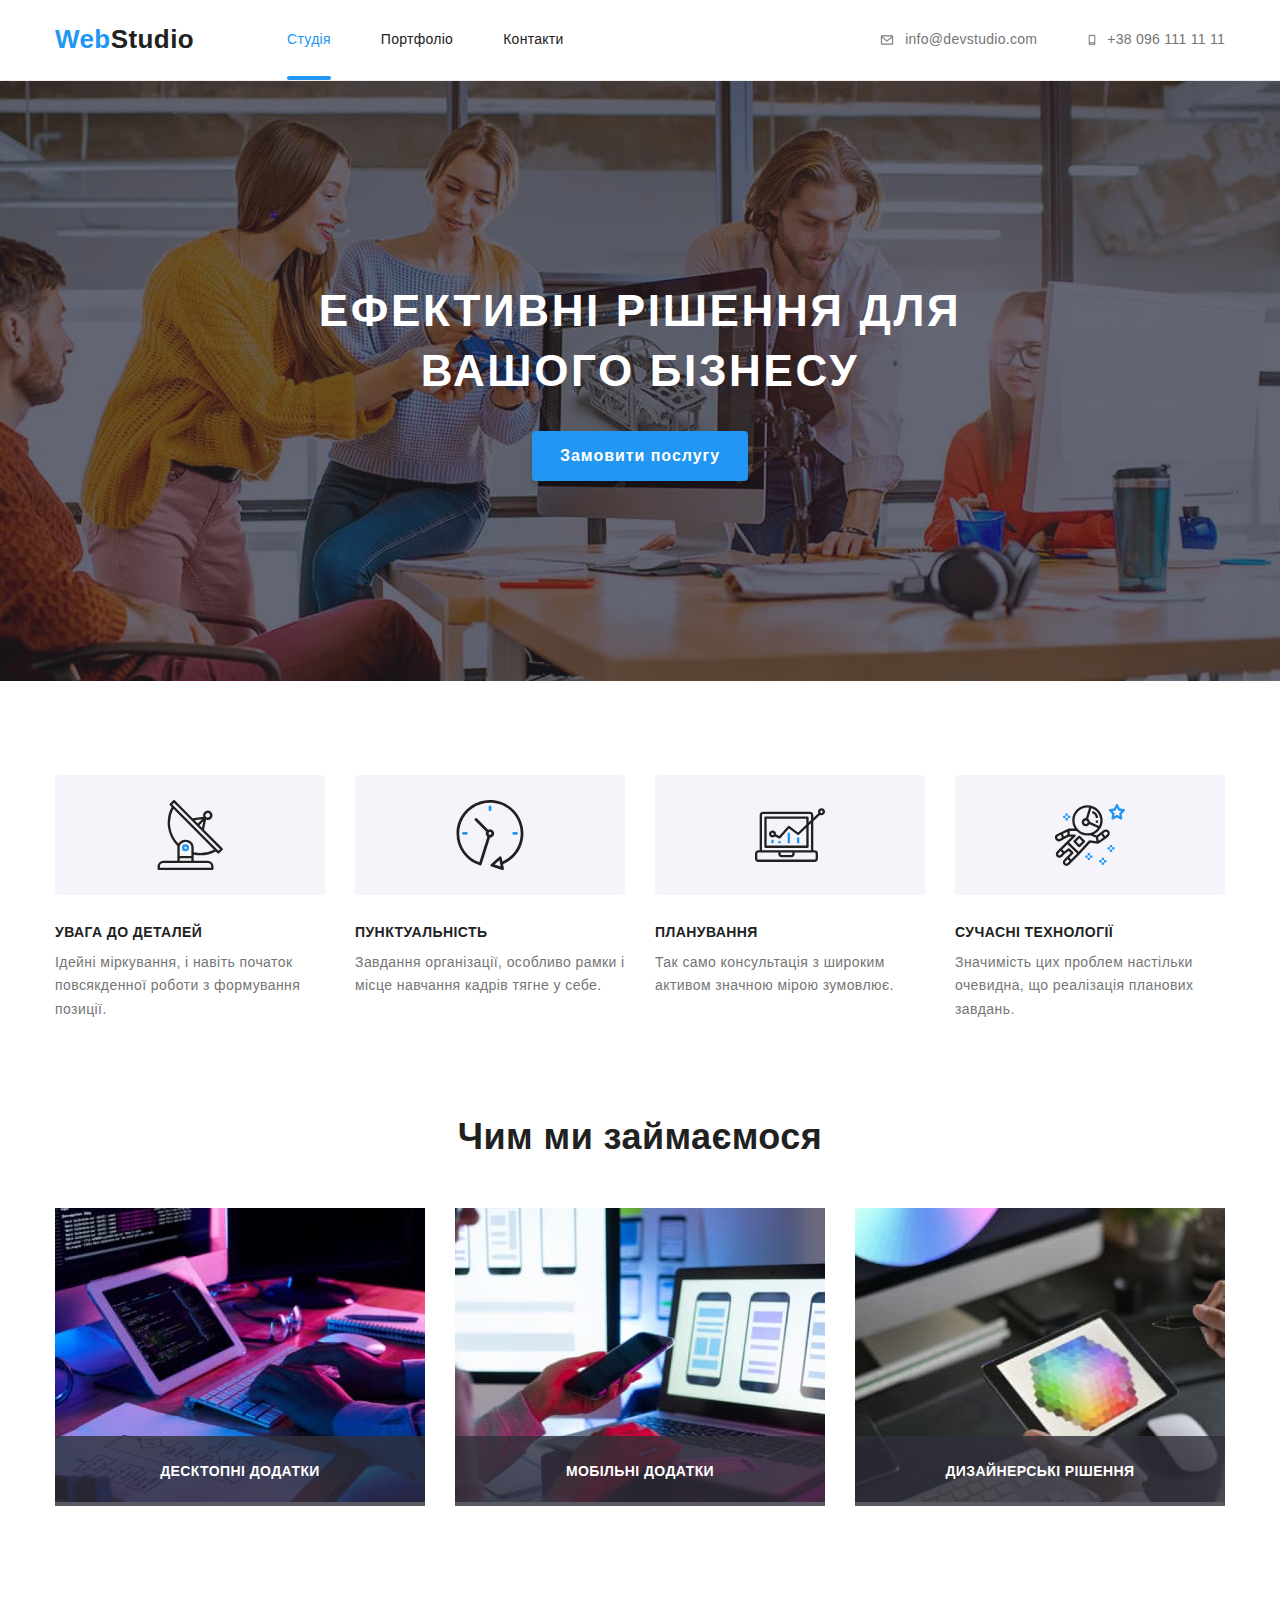
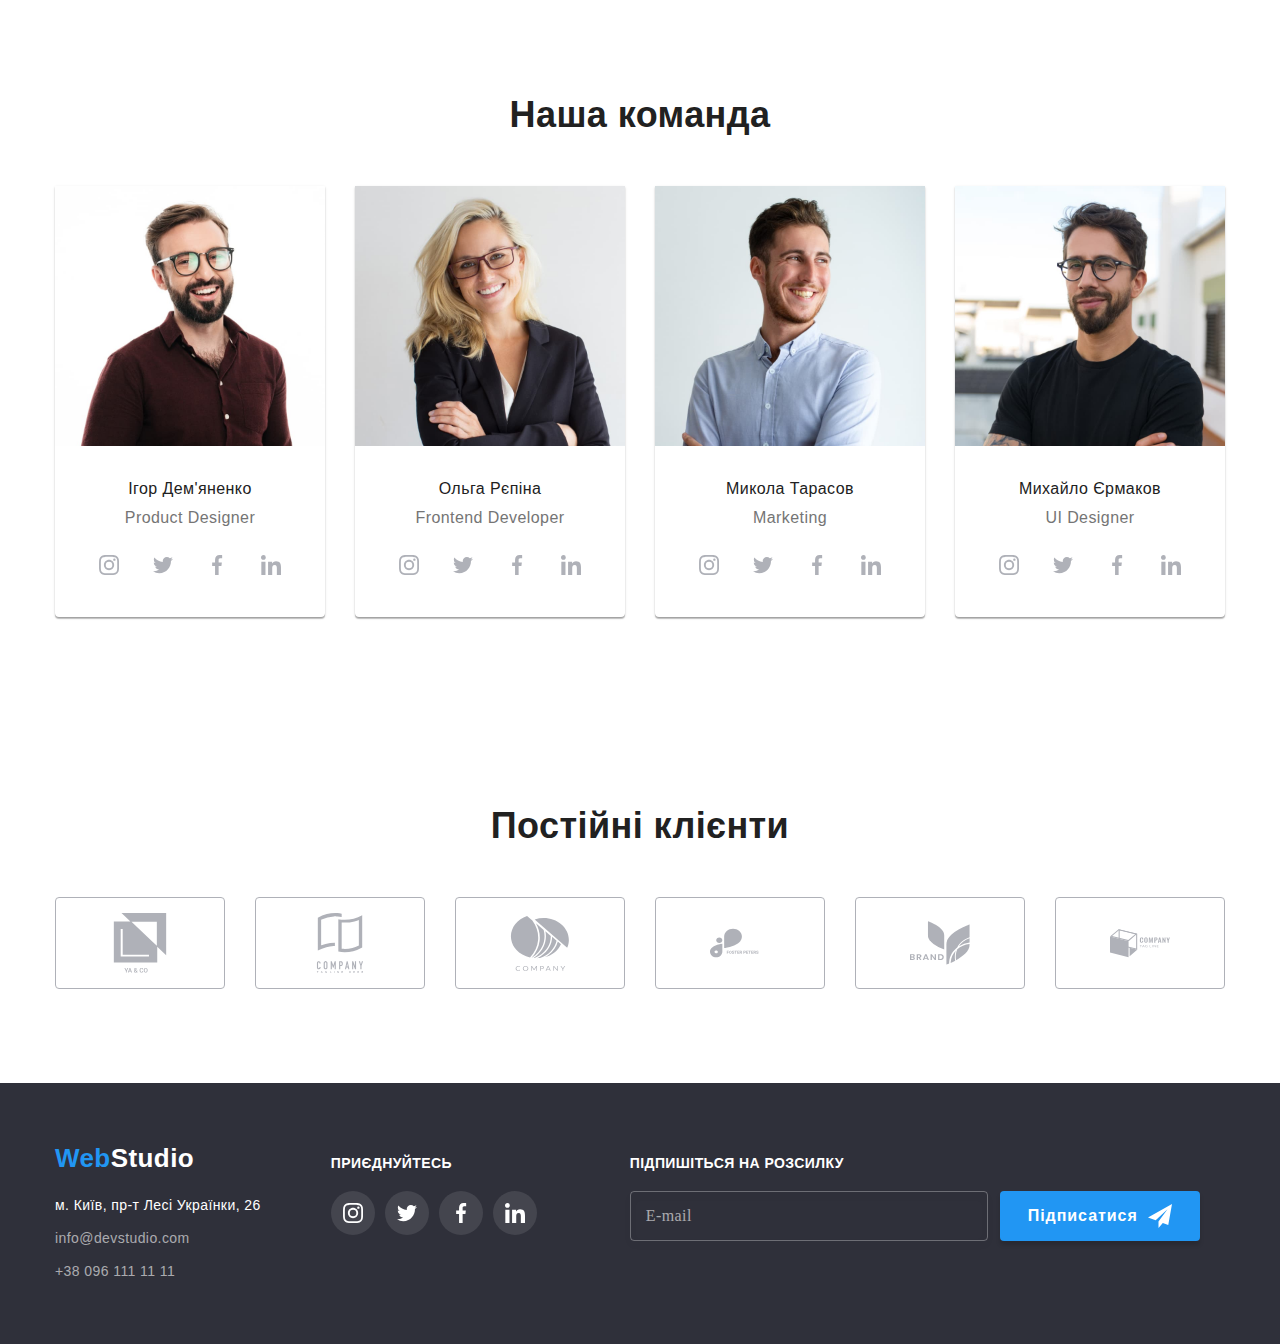
<file: index.html>
<!DOCTYPE html>
<html lang="uk">
  <head>
    <meta charset="UTF-8" />
    <meta http-equiv="X-UA-Compatible" content="IE=edge" />
    <meta name="viewport" content="width=device-width, initial-scale=1.0" />
    <title>Студія</title>
    <link
      rel="stylesheet"
      href="https://fonts.google.com/share?selection.family=Raleway:wght@700%7CRoboto:wght@400;500;700;900"
    />
    <link
      rel="stylesheet"
      href="https://cdnjs.cloudflare.com/ajax/libs/modern-normalize/1.1.0/modern-normalize.min.css"
    />
    <link rel="stylesheet" href="./css/styles.css" />
  </head>

  <body>
    <header class="section">
      <div class="container header">
        <nav>
          <a class="link logo" href="./index.html"
            ><span class="blue-logo">Web</span><span class="black-logo">Studio</span></a
          >
          <ul class="list">
            <li class="item"><a class="link current" href="./index.html">Студія</a></li>
            <li class="item"><a class="link" href="./portfolio.html">Портфоліо</a></li>
            <li class="item"><a class="link" href="">Контакти</a></li>
          </ul>
        </nav>
        <ul class="list contacts">
          <li class="item">
            <a class="link nav-contacts" href="mailto:info@devstudio.com">
              <svg class="nav-contacts-icon-email">
                <use href="./images/icons.svg#icon-envelope"></use></svg
              >info@devstudio.com</a
            >
          </li>
          <li class="item">
            <a class="link nav-contacts" href="tel:+380961111111">
              <svg class="nav-contacts-icon-phone">
                <use href="./images/icons.svg#icon-smartphone"></use></svg
              >+38 096 111 11 11</a
            >
          </li>
        </ul>
      </div>
    </header>
    <main>
      <section class="hero section">
        <div class="container">
          <h1>
            Ефективні рішення для <br />
            вашого бізнесу
          </h1>
          <button class="hero-btn" type="button" data-modal-open>Замовити послугу</button>
        </div>
      </section>
      <section class="peculiarities section">
        <div class="container">
          <h2 class="visially-hidden">Особливості WebStudio</h2>
          <ul class="list peculiarities">
            <li>
              <div class="peculiarities-thumb">
                <svg class="peculiarities-svg">
                  <use href="./images/icons.svg#icon-details1"></use>
                </svg>
              </div>
              <h3>УВАГА ДО ДЕТАЛЕЙ</h3>
              <p>Ідейні міркування, і навіть початок повсякденної роботи з формування позиції.</p>
            </li>
            <li>
              <div class="peculiarities-thumb">
                <svg class="peculiarities-svg">
                  <use href="./images/icons.svg#icon-details2"></use>
                </svg>
              </div>
              <h3>ПУНКТУАЛЬНІСТЬ</h3>
              <p>Завдання організації, особливо рамки і місце навчання кадрів тягне у себе.</p>
            </li>
            <li>
              <div class="peculiarities-thumb">
                <svg class="peculiarities-svg">
                  <use href="./images/icons.svg#icon-details3"></use>
                </svg>
              </div>
              <h3>ПЛАНУВАННЯ</h3>
              <p>Так само консультація з широким активом значною мірою зумовлює.</p>
            </li>
            <li>
              <div class="peculiarities-thumb">
                <svg class="peculiarities-svg">
                  <use href="./images/icons.svg#icon-details4"></use>
                </svg>
              </div>
              <h3>СУЧАСНІ ТЕХНОЛОГІЇ</h3>
              <p>Значимість цих проблем настільки очевидна, що реалізація планових завдань.</p>
            </li>
          </ul>
        </div>
      </section>
      <section class="section our-mission">
        <div class="container">
          <h2 class="title">Чим ми займаємося</h2>
          <ul class="list">
            <li>
              <div class="our-mission-thumb">
                <img
                  src="./images/box1.jpg"
                  alt="Створення веб-сайту відповідно до семантичного вмісту на ноутбуці"
                  width="370"
                />
                <p class="our-mission-text">Десктопні додатки</p>
              </div>
            </li>
            <li>
              <div class="our-mission-thumb">
                <img
                  src="./images/box2.jpg"
                  alt="Адаптація застосунку до мобільних пристроїв"
                  width="370"
                />
                <p class="our-mission-text">Мобільні додатки</p>
              </div>
            </li>
            <li>
              <div class="our-mission-thumb">
                <img src="./images/box3.jpg" alt="Графічне оформлення сайту" width="370" />
                <p class="our-mission-text">Дизайнерські рішення</p>
              </div>
            </li>
          </ul>
        </div>
      </section>
      <section class="our-team section">
        <div class="container">
          <h2 class="title">Наша команда</h2>
          <ul class="list our-team">
            <li class="our-team-item">
              <img src="./images/demjanenko.jpg" alt="Ігор Дем'яненко" width="270" />
              <h3>Ігор Дем'яненко</h3>
              <p>Product Designer</p>
              <ul class="social-list-links">
                <li class="social-item">
                  <a class="social-link" href="">
                    <svg class="social-link-svg">
                      <use href="./images/icons.svg#icon-instagram"></use>
                    </svg>
                  </a>
                </li>
                <li class="social-item">
                  <a class="social-link" href="">
                    <svg class="social-link-svg">
                      <use href="./images/icons.svg#icon-twitter"></use>
                    </svg>
                  </a>
                </li>
                <li class="social-item">
                  <a class="social-link" href="">
                    <svg class="social-link-svg">
                      <use href="./images/icons.svg#icon-facebook"></use>
                    </svg>
                  </a>
                </li>
                <li class="social-item">
                  <a class="social-link" href="">
                    <svg class="social-link-svg">
                      <use href="./images/icons.svg#icon-linkedin"></use>
                    </svg>
                  </a>
                </li>
              </ul>
            </li>
            <li class="our-team-item">
              <img src="./images/repina.jpg" alt="Ольга Рєпіна" width="270" />
              <h3>Ольга Рєпіна</h3>
              <p>Frontend Developer</p>
              <ul class="social-list-links">
                <li class="social-item">
                  <a class="social-link" href="">
                    <svg class="social-link-svg">
                      <use href="./images/icons.svg#icon-instagram"></use>
                    </svg>
                  </a>
                </li>
                <li class="social-item">
                  <a class="social-link" href="">
                    <svg class="social-link-svg">
                      <use href="./images/icons.svg#icon-twitter"></use>
                    </svg>
                  </a>
                </li>
                <li class="social-item">
                  <a class="social-link" href="">
                    <svg class="social-link-svg">
                      <use href="./images/icons.svg#icon-facebook"></use>
                    </svg>
                  </a>
                </li>
                <li class="social-item">
                  <a class="social-link" href="">
                    <svg class="social-link-svg">
                      <use href="./images/icons.svg#icon-linkedin"></use>
                    </svg>
                  </a>
                </li>
              </ul>
            </li>
            <li class="our-team-item">
              <img src="./images/tarasov.jpg" alt="Микола Тарасов" width="270" />
              <h3>Микола Тарасов</h3>
              <p>Marketing</p>
              <ul class="social-list-links">
                <li class="social-item">
                  <a class="social-link" href="">
                    <svg class="social-link-svg">
                      <use href="./images/icons.svg#icon-instagram"></use>
                    </svg>
                  </a>
                </li>
                <li class="social-item">
                  <a class="social-link" href="">
                    <svg class="social-link-svg">
                      <use href="./images/icons.svg#icon-twitter"></use>
                    </svg>
                  </a>
                </li>
                <li class="social-item">
                  <a class="social-link" href="">
                    <svg class="social-link-svg">
                      <use href="./images/icons.svg#icon-facebook"></use>
                    </svg>
                  </a>
                </li>
                <li class="social-item">
                  <a class="social-link" href="">
                    <svg class="social-link-svg">
                      <use href="./images/icons.svg#icon-linkedin"></use>
                    </svg>
                  </a>
                </li>
              </ul>
            </li>
            <li class="our-team-item">
              <img src="./images/jermakov.jpg" alt="Михайло Єрмаков" width="270" />
              <h3>Михайло Єрмаков</h3>
              <p>UI Designer</p>
              <ul class="social-list-links">
                <li class="social-item">
                  <a class="social-link" href="">
                    <svg class="social-link-svg">
                      <use href="./images/icons.svg#icon-instagram"></use>
                    </svg>
                  </a>
                </li>
                <li class="social-item">
                  <a class="social-link" href="">
                    <svg class="social-link-svg">
                      <use href="./images/icons.svg#icon-twitter"></use>
                    </svg>
                  </a>
                </li>
                <li class="social-item">
                  <a class="social-link" href="">
                    <svg class="social-link-svg">
                      <use href="./images/icons.svg#icon-facebook"></use>
                    </svg>
                  </a>
                </li>
                <li class="social-item">
                  <a class="social-link" href="">
                    <svg class="social-link-svg">
                      <use href="./images/icons.svg#icon-linkedin"></use>
                    </svg>
                  </a>
                </li>
              </ul>
            </li>
          </ul>
        </div>
      </section>
      <section class="our-clients section">
        <div class="container">
          <h2 class="title">Постійні клієнти</h2>
          <ul class="client-list-links">
            <li class="client-item">
              <a class="client-link" href="">
                <svg class="client-link-svg">
                  <use href="./images/icons.svg#icon-client1"></use>
                </svg>
              </a>
            </li>
            <li class="client-item">
              <a class="client-link" href="">
                <svg class="client-link-svg">
                  <use href="./images/icons.svg#icon-client2"></use>
                </svg>
              </a>
            </li>
            <li class="client-item">
              <a class="client-link" href="">
                <svg class="client-link-svg">
                  <use href="./images/icons.svg#icon-client3"></use>
                </svg>
              </a>
            </li>
            <li class="client-item">
              <a class="client-link" href="">
                <svg class="client-link-svg">
                  <use href="./images/icons.svg#icon-client4"></use>
                </svg>
              </a>
            </li>
            <li class="client-item">
              <a class="client-link" href="">
                <svg class="client-link-svg">
                  <use href="./images/icons.svg#icon-client5"></use>
                </svg>
              </a>
            </li>
            <li class="client-item">
              <a class="client-link" href="">
                <svg class="client-link-svg">
                  <use href="./images/icons.svg#icon-client6"></use>
                </svg>
              </a>
            </li>
          </ul>
        </div>
      </section>
    </main>
    <footer class="section">
      <div class="container">
        <div class="footer-contacts">
          <a class="link logo footer" href="./index.html"
            ><span class="blue-logo">Web</span><span class="white-logo">Studio</span></a
          >
          <address>
            <ul>
              <li>
                <a
                  class="link foot-adress"
                  href="https://goo.gl/maps/WLWmXLNbsvmNYWDa7"
                  target="_blank"
                  rel="noreferrer noopener nofollow"
                >
                  м. Київ, пр-т Лесі Українки, 26</a
                >
              </li>
              <li>
                <a class="link foot-contacts" href="mailto:info@devstudio.com"
                  >info@devstudio.com</a
                >
              </li>
              <li><a class="link foot-contacts" href="tel:+380961111111">+38 096 111 11 11</a></li>
            </ul>
          </address>
        </div>
        <div class="footer-social-list-links">
          <p>приєднуйтесь</p>
          <ul class="social-list-links">
            <li class="social-item">
              <a class="social-link" href="">
                <svg class="social-link-svg">
                  <use href="./images/icons.svg#icon-instagram"></use>
                </svg>
              </a>
            </li>
            <li class="social-item">
              <a class="social-link" href="">
                <svg class="social-link-svg">
                  <use href="./images/icons.svg#icon-twitter"></use>
                </svg>
              </a>
            </li>
            <li class="social-item">
              <a class="social-link" href="">
                <svg class="social-link-svg">
                  <use href="./images/icons.svg#icon-facebook"></use>
                </svg>
              </a>
            </li>
            <li class="social-item">
              <a class="social-link" href="">
                <svg class="social-link-svg">
                  <use href="./images/icons.svg#icon-linkedin"></use>
                </svg>
              </a>
            </li>
          </ul>
        </div>
        <form class="form-mailing" autocomplete="off">
          <p>Підпишіться на розсилку</p>
          <div class="mailing-thumb">
            <div class="field-mailing">
              <input type="email" name="mailing" id="mailing" required />
              <label for="mailing">E-mail</label>
            </div>
            <button class="hero-btn form-btn" type="submit">
              Підписатися
              <svg class="mailing-svg">
                <use href="./images/icons.svg#icon-form-send"></use>
              </svg>
            </button>
          </div>
        </form>
      </div>
    </footer>
    <div class="backdrop is-hidden" data-modal>
      <form class="modal" autocomplete="off">
        <button class="modal-close-btn" type="button" data-modal-close>
          <svg class="close-btn-svg">
            <use href="./images/icons.svg#icon-form-close"></use>
          </svg>
        </button>
        <p>Залиште свої дані, ми вам передзвонимо</p>
        <div class="inputs">
          <div class="inputs-field">
            <label for="name">Ім'я</label>
            <input class="input" type="text" id="name" name="name" autofocus />
            <svg class="input-svg">
              <use href="./images/icons.svg#icon-form-person"></use>
            </svg>
          </div>
          <div class="inputs-field">
            <label for="tel">Телефон</label>
            <input class="input" type="tel" id="tel" name="tel" />
            <svg class="input-svg">
              <use href="./images/icons.svg#icon-form-phone"></use>
            </svg>
          </div>
          <div class="inputs-field">
            <label for="email">Пошта</label>
            <input class="input" type="email" id="email" name="email" />
            <svg class="input-svg">
              <use href="./images/icons.svg#icon-form-email"></use>
            </svg>
          </div>
          <div class="inputs-field">
            <label for="comment">Коментар</label>
            <textarea rows="10" id="comment" name="comment" placeholder="Введіть текст"></textarea>
          </div>
          <div class="agreement-field">
            <input class="visially-hidden" type="checkbox" name="accept" id="agreement-checkbox" />
            <svg class="no-accept">
              <use href="./images/icons.svg#icon-no-accept"></use>
            </svg>
            <svg class="accept">
              <use href="./images/icons.svg#icon-accept"></use>
            </svg>
            <label for="agreement-checkbox">
              Погоджуюся з розсилкою та приймаю <a class="agreement-link" href="">Умови договору</a>
            </label>
          </div>
          <button class="hero-btn form-btn" type="submit">Відправити</button>
        </div>
      </form>
    </div>
    <script src="./js/modal.js"></script>
  </body>
</html>
</file>
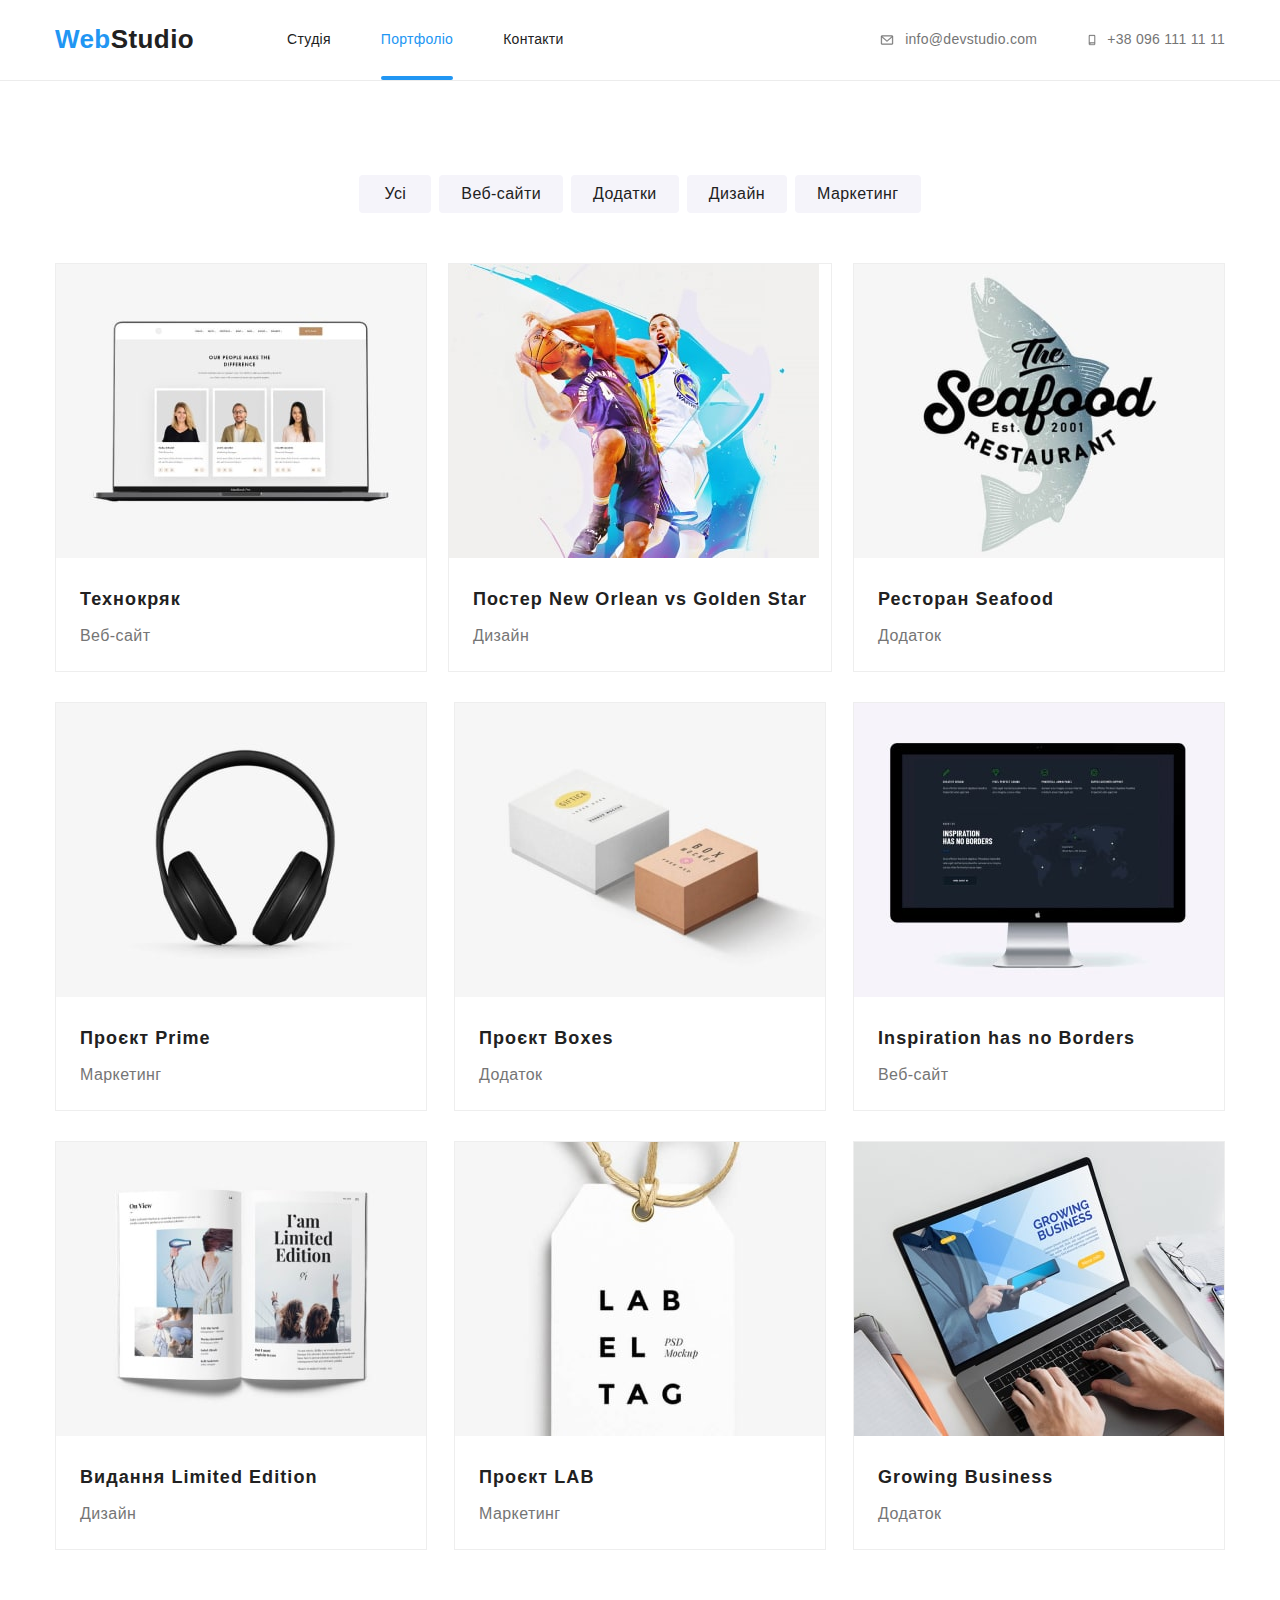
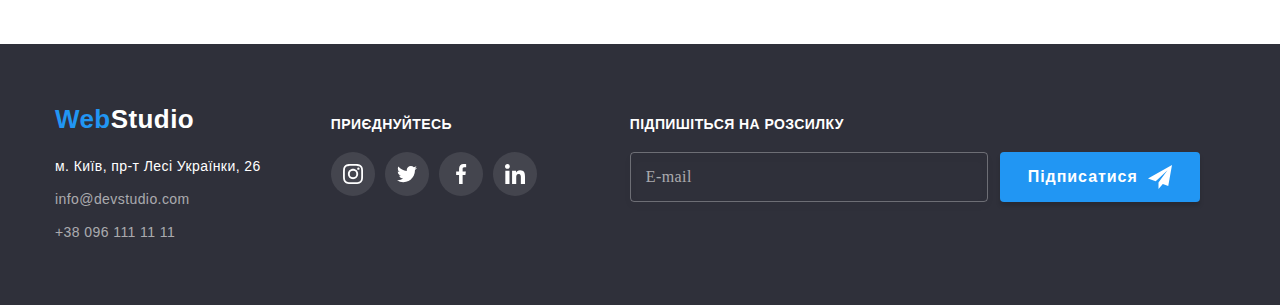
<file: portfolio.html>
<!DOCTYPE html>
<html lang="uk">
  <head>
    <meta charset="UTF-8" />
    <meta http-equiv="X-UA-Compatible" content="IE=edge" />
    <meta name="viewport" content="width=device-width, initial-scale=1.0" />
    <title>Портфоліо</title>
    <link
      rel="stylesheet"
      href="https://fonts.google.com/share?selection.family=Raleway:wght@700%7CRoboto:wght@400;500;700;900"
    />
    <link
      rel="stylesheet"
      href="https://cdnjs.cloudflare.com/ajax/libs/modern-normalize/1.1.0/modern-normalize.min.css"
    />
    <link rel="stylesheet" href="./css/styles.css" />
  </head>

  <body>
    <header class="section">
      <div class="container header">
        <nav>
          <a class="link logo" href="./index.html"
            ><span class="blue-logo">Web</span><span class="black-logo">Studio</span></a
          >
          <ul class="list">
            <li class="item"><a class="link" href="./index.html">Студія</a></li>
            <li class="item"><a class="link current" href="./portfolio.html">Портфоліо</a></li>
            <li class="item"><a class="link" href="">Контакти</a></li>
          </ul>
        </nav>
        <ul class="list contacts">
          <li class="item">
            <a class="link nav-contacts" href="mailto:info@devstudio.com">
              <svg class="nav-contacts-icon-email">
                <use href="./images/icons.svg#icon-envelope"></use></svg
              >info@devstudio.com</a
            >
          </li>
          <li class="item">
            <a class="link nav-contacts" href="tel:+380961111111">
              <svg class="nav-contacts-icon-phone">
                <use href="./images/icons.svg#icon-smartphone"></use></svg
              >+38 096 111 11 11</a
            >
          </li>
        </ul>
      </div>
    </header>
    <main>
      <section class="section">
        <div class="container">
          <h1 class="visially-hidden">Приклади робіт</h1>
          <ul class="list buttons">
            <li class="portfolio-item"><button class="btn common" type="button">Усі</button></li>
            <li class="portfolio-item"><button class="btn" type="button">Веб-сайти</button></li>
            <li class="portfolio-item"><button class="btn" type="button">Додатки</button></li>
            <li class="portfolio-item"><button class="btn" type="button">Дизайн</button></li>
            <li class="portfolio-item"><button class="btn" type="button">Маркетинг</button></li>
          </ul>
          <ul class="list portfolio">
            <li class="portfolio-item">
              <a class="portfolio-link" href="">
                <div class="portfolio-thumb">
                  <img
                    class="portfolio-img"
                    src="./images/portfolio/img1.jpg"
                    alt="Технокряк"
                    width="370"
                  />
                  <div class="portfolio-overlay">
                    <p>
                      Ресурс пропонує комплексні пропозиції з різним рівнем функціоналу та сервісів.
                      Все це дозволить відвідувачу отримати вичерпні відомості про компанію чи
                      приватну особу.
                    </p>
                  </div>
                </div>
                <h2 class="portfolio-title">Технокряк</h2>
                <p class="portfolio-text">Веб-сайт</p>
              </a>
            </li>
            <li class="portfolio-item">
              <a class="portfolio-link" href="">
                <div class="portfolio-thumb">
                  <img
                    class="portfolio-img"
                    src="./images/portfolio/img2.jpg"
                    alt="Постер New Orlean vs Golden Star"
                    width="370"
                  />
                  <div class="portfolio-overlay">
                    <p>
                      Ресурс пропонує комплексні пропозиції з різним рівнем функціоналу та сервісів.
                      Все це дозволить відвідувачу отримати вичерпні відомості про компанію чи
                      приватну особу.
                    </p>
                  </div>
                </div>
                <h2 class="portfolio-title">Постер New Orlean vs Golden Star</h2>
                <p class="portfolio-text">Дизайн</p>
              </a>
            </li>
            <li class="portfolio-item">
              <a class="portfolio-link" href="">
                <div class="portfolio-thumb">
                  <img
                    class="portfolio-img"
                    src="./images/portfolio/img3.jpg"
                    alt="Ресторан Seafood"
                    width="370"
                  />
                  <div class="portfolio-overlay">
                    <p>
                      Ресурс пропонує комплексні пропозиції з різним рівнем функціоналу та сервісів.
                      Все це дозволить відвідувачу отримати вичерпні відомості про компанію чи
                      приватну особу.
                    </p>
                  </div>
                </div>
                <h2 class="portfolio-title">Ресторан Seafood</h2>
                <p class="portfolio-text">Додаток</p>
              </a>
            </li>
            <li class="portfolio-item">
              <a class="portfolio-link" href="">
                <div class="portfolio-thumb">
                  <img
                    class="portfolio-img"
                    src="./images/portfolio/img4.jpg"
                    alt="Проєкт Prime"
                    width="370"
                  />
                  <div class="portfolio-overlay">
                    <p>
                      Ресурс пропонує комплексні пропозиції з різним рівнем функціоналу та сервісів.
                      Все це дозволить відвідувачу отримати вичерпні відомості про компанію чи
                      приватну особу.
                    </p>
                  </div>
                </div>
                <h2 class="portfolio-title">Проєкт Prime</h2>
                <p class="portfolio-text">Маркетинг</p>
              </a>
            </li>
            <li class="portfolio-item">
              <a class="portfolio-link" href="">
                <div class="portfolio-thumb">
                  <img
                    class="portfolio-img"
                    src="./images/portfolio/img5.jpg"
                    alt="Проєкт Boxes"
                    width="370"
                  />
                  <div class="portfolio-overlay">
                    <p>
                      Ресурс пропонує комплексні пропозиції з різним рівнем функціоналу та сервісів.
                      Все це дозволить відвідувачу отримати вичерпні відомості про компанію чи
                      приватну особу.
                    </p>
                  </div>
                </div>
                <h2 class="portfolio-title">Проєкт Boxes</h2>
                <p class="portfolio-text">Додаток</p>
              </a>
            </li>
            <li class="portfolio-item">
              <a class="portfolio-link" href="">
                <div class="portfolio-thumb">
                  <img
                    class="portfolio-img"
                    src="./images/portfolio/img6.jpg"
                    alt="Inspiration has no Borders"
                    width="370"
                  />
                  <div class="portfolio-overlay">
                    <p>
                      Ресурс пропонує комплексні пропозиції з різним рівнем функціоналу та сервісів.
                      Все це дозволить відвідувачу отримати вичерпні відомості про компанію чи
                      приватну особу.
                    </p>
                  </div>
                </div>
                <h2 class="portfolio-title">Inspiration has no Borders</h2>
                <p class="portfolio-text">Веб-сайт</p>
              </a>
            </li>
            <li class="portfolio-item">
              <a class="portfolio-link" href="">
                <div class="portfolio-thumb">
                  <img
                    src="./images/portfolio/img7.jpg"
                    alt="Видання Limited Edition"
                    width="370"
                  />
                  <div class="portfolio-overlay">
                    <p>
                      Ресурс пропонує комплексні пропозиції з різним рівнем функціоналу та сервісів.
                      Все це дозволить відвідувачу отримати вичерпні відомості про компанію чи
                      приватну особу.
                    </p>
                  </div>
                </div>
                <h2 class="portfolio-title">Видання Limited Edition</h2>
                <p class="portfolio-text">Дизайн</p>
              </a>
            </li>
            <li class="portfolio-item">
              <a class="portfolio-link" href="">
                <div class="portfolio-thumb">
                  <img src="./images/portfolio/img8.jpg" alt="Проєкт LAB" width="370" />
                  <div class="portfolio-overlay">
                    <p>
                      Ресурс пропонує комплексні пропозиції з різним рівнем функціоналу та сервісів.
                      Все це дозволить відвідувачу отримати вичерпні відомості про компанію чи
                      приватну особу.
                    </p>
                  </div>
                </div>
                <h2 class="portfolio-title">Проєкт LAB</h2>
                <p class="portfolio-text">Маркетинг</p>
              </a>
            </li>
            <li class="portfolio-item">
              <a class="portfolio-link" href="">
                <div class="portfolio-thumb">
                  <img src="./images/portfolio/img9.jpg" alt="Growing Business" width="370" />
                  <div class="portfolio-overlay">
                    <p>
                      Ресурс пропонує комплексні пропозиції з різним рівнем функціоналу та сервісів.
                      Все це дозволить відвідувачу отримати вичерпні відомості про компанію чи
                      приватну особу.
                    </p>
                  </div>
                </div>
                <h2 class="portfolio-title">Growing Business</h2>
                <p class="portfolio-text">Додаток</p>
              </a>
            </li>
          </ul>
        </div>
      </section>
    </main>
    <footer class="section">
      <div class="container">
        <div class="footer-contacts">
          <a class="link logo footer" href="./index.html"
            ><span class="blue-logo">Web</span><span class="white-logo">Studio</span></a
          >
          <address>
            <ul>
              <li>
                <a
                  class="link foot-adress"
                  href="https://goo.gl/maps/WLWmXLNbsvmNYWDa7"
                  target="_blank"
                  rel="noreferrer noopener nofollow"
                >
                  м. Київ, пр-т Лесі Українки, 26</a
                >
              </li>
              <li>
                <a class="link foot-contacts" href="mailto:info@devstudio.com"
                  >info@devstudio.com</a
                >
              </li>
              <li><a class="link foot-contacts" href="tel:+380961111111">+38 096 111 11 11</a></li>
            </ul>
          </address>
        </div>
        <div class="footer-social-list-links">
          <p>приєднуйтесь</p>
          <ul class="social-list-links">
            <li class="social-item">
              <a class="social-link" href="">
                <svg class="social-link-svg">
                  <use href="./images/icons.svg#icon-instagram"></use>
                </svg>
              </a>
            </li>
            <li class="social-item">
              <a class="social-link" href="">
                <svg class="social-link-svg">
                  <use href="./images/icons.svg#icon-twitter"></use>
                </svg>
              </a>
            </li>
            <li class="social-item">
              <a class="social-link" href="">
                <svg class="social-link-svg">
                  <use href="./images/icons.svg#icon-facebook"></use>
                </svg>
              </a>
            </li>
            <li class="social-item">
              <a class="social-link" href="">
                <svg class="social-link-svg">
                  <use href="./images/icons.svg#icon-linkedin"></use>
                </svg>
              </a>
            </li>
          </ul>
        </div>
        <form class="form-mailing" autocomplete="off">
          <p>Підпишіться на розсилку</p>
          <div class="mailing-thumb">
            <div class="field-mailing">
              <input type="email" name="mailing" id="mailing" required />
              <label for="mailing">E-mail</label>
            </div>
            <button class="hero-btn form-btn" type="submit">
              Підписатися
              <svg class="mailing-svg">
                <use href="./images/icons.svg#icon-form-send"></use>
              </svg>
            </button>
          </div>
        </form>
      </div>
    </footer>
  </body>
</html>
</file>
<file: css/styles.css>
:root {
  --main-color: #757575;
  --accent-color: #2196f3;
  --header-color: #212121;
  --white-color: #ffffff;
  --background-btn: #f5f4fa;
  --background-section: #2f303a;
  --footer-text: rgba(255, 255, 255, 0.6);
  --social-link-color: #afb1b8;
  --timing-function: cubic-bezier(0.4, 0, 0.2, 1);
}
/* GENERAL */
body {
  font-family: 'Roboto', sans-serif;
  font-size: 14px;
  letter-spacing: 0.03em;
  color: var(--main-color);
  background-color: var(--white-color);
}

h1,
h2,
h3,
h4,
h5,
h6,
p,
ul {
  margin: 0;
  padding: 0;
}
.section {
  padding: 94px 0px;
}

header.section {
  padding-top: 0;
  padding-bottom: 0;
}
.hero.section {
  padding-top: 200px;
  padding-bottom: 200px;
}
footer.section {
  padding-top: 60px;
  padding-bottom: 60px;
}
header {
  border-bottom: 1px solid #ececec;
}

.container {
  width: 1200px;
  margin-top: 0;
  margin-bottom: 0;
  margin-left: auto;
  margin-right: auto;
  padding: 0 15px;
}

nav {
  display: flex;
  align-items: center;
}

.container.header {
  display: flex;
}
.link {
  display: block;

  text-decoration: none;
  font-weight: 500;
  font-size: inherit;
  line-height: 1.14;
  letter-spacing: 0.02em;

  color: var(--header-color);
  transition: color 250ms var(--timing-function);
}
.link.nav-contacts {
  display: flex;
  align-items: center;

  color: inherit;
}

.nav-contacts-icon-email,
.nav-contacts-icon-phone {
  margin-right: 10px;

  stroke: currentColor;
}

.nav-contacts-icon-email {
  width: 16px;
  height: 12px;

  fill: currentColor;
}
.nav-contacts-icon-phone {
  width: 10px;
  height: 16px;

  fill: currentColor;
}

.link:hover,
.link:focus,
.current {
  color: var(--accent-color);
}
.current {
  position: relative;
}

.current::after {
  content: '';

  position: absolute;
  top: 275%;
  left: 0;

  width: 100%;
  height: 4px;

  border-radius: 2px;
  background: currentColor;
}

.logo {
  margin-right: 93px;

  font-family: 'Raleway', sans-serif;
  font-style: normal;
  font-weight: 700;
  font-size: 26px;
  line-height: 1.19;
  letter-spacing: inherit;
}
.blue-logo {
  color: var(--accent-color);
}
.black-logo {
  color: var(--header-color);
}
.white-logo {
  color: var(--white-color);
}

ul {
  list-style: none;
}
.list {
  display: flex;
  justify-content: space-between;
  align-items: center;
}
/* Footer */
.foot-adress {
  margin-bottom: 9px;

  font-weight: inherit;
  line-height: 1.71;
  letter-spacing: inherit;
  color: var(--white-color);
}
.foot-contacts {
  font-weight: inherit;
  line-height: 1.71;
  letter-spacing: inherit;
  color: var(--footer-text);
}
.container .link.logo {
  margin-top: 24px;
  margin-bottom: 25px;
}
address {
  font-style: normal;
}

address li:not(:last-child) {
  margin-bottom: 9px;
}
footer.section {
  background-color: var(--background-section);
}
footer .container {
  display: flex;
}
.footer-contacts {
  margin-right: 70px;
}
.link.logo.footer {
  margin: 0px 0px 20px;
}
.footer-social-list-links {
  margin-right: 93px;
}

.footer-social-list-links > p,
.form-mailing > p {
  margin-top: 12px;
  margin-bottom: 20px;

  font-weight: 700;
  line-height: calc(16 / 14);
  text-transform: uppercase;
  color: var(--white-color);
}
.social-list-links {
  display: inline-flex;
  justify-content: space-between;

  width: 206px;
  height: 44px;
}
.social-link {
  display: flex;
  justify-content: center;
  align-items: center;

  width: 44px;
  height: 44px;

  color: var(--social-link-color);
  background-color: rgba(255, 255, 255, 0.1);
  border-radius: 50%;

  transition: color 250ms var(--timing-function), background-color 250ms var(--timing-function);
}
.social-link:hover,
.social-link:focus {
  background-color: var(--accent-color);
  color: var(--white-color);
}

.social-link:not(:last-child()) {
  margin-right: 10px;
}
.social-link-svg {
  width: 20px;
  height: 20px;

  fill: currentColor;
}

footer .social-link-svg {
  fill: var(--white-color);
}

.mailing-thumb {
  display: flex;
  align-items: center;
}

.field-mailing {
  display: inline-block;
  position: relative;

  margin-right: 12px;
}
.field-mailing input {
  width: 358px;
  height: 50px;

  padding-left: 16px;

  color: var(--white-color);
  background-color: inherit;
  border: 1px solid rgba(255, 255, 255, 0.3);
  outline: transparent;
  filter: drop-shadow(0px 4px 4px rgba(0, 0, 0, 0.15));
  border-radius: 4px;
}

.field-mailing label {
  display: inline-block;

  position: absolute;
  top: 50%;
  left: 16px;
  transform: translateY(-50%);
  transition: transform 250ms var(--timing-function);

  font-family: 'Roboto';
  font-size: 16px;
  line-height: calc(20 / 16);

  color: var(--footer-text);
}
.mailing-svg {
  width: 24px;
  height: 24px;
  margin-left: 10px;
}

.field-mailing input:focus + label {
  transform: translate(-70px, -50%);
}

/* Studio */

.list > .item:not(:last-child) {
  margin-right: 50px;
}

.list.contacts {
  margin-left: auto;
}
.list.peculiarities,
.list.our-team {
  align-items: flex-start;
  gap: 30px;
}

.hero h1 {
  margin-bottom: 30px;

  font-weight: 900;
  font-size: 44px;
  line-height: 1.36;
  letter-spacing: 0.06em;
  text-align: center;
  text-transform: uppercase;

  color: var(--white-color);
}
.hero.section {
  background-image: linear-gradient(to bottom, rgba(47, 48, 58, 0.4), rgba(47, 48, 58, 0.4)),
    url(../images/hero-img.jpg);
  background-repeat: no-repeat;
  background-position: center;
  background-size: 1600px;
  background-color: #c4c4c4;
}
.hero-btn {
  display: block;

  width: 216px;
  height: 50px;
  border-radius: 4px;
  margin-left: auto;
  margin-right: auto;

  font-family: inherit;
  font-weight: 700;
  font-size: 16px;
  line-height: 1.88;
  text-align: center;
  letter-spacing: 0.06em;
  color: var(--white-color);
  background-color: var(--accent-color);
  border: transparent;
  box-shadow: 0px 4px 4px rgba(0, 0, 0, 0.15);

  transition: background-color 250ms var(--timing-function), box-shadow 250ms var(--timing-function);
}
.hero-btn:active,
.hero-btn:hover,
.hero-btn:focus {
  background-color: #188ce8;
  box-shadow: 0px 4px 4px rgba(0, 0, 0, 0.15);
  border-radius: 4px;

  cursor: pointer;
}

.hero-btn.form-btn {
  width: 200px;
}

.form-btn {
  display: flex;
  justify-content: center;
  align-items: center;
}

.visially-hidden {
  position: absolute;
  white-space: nowrap;
  width: 1px;
  height: 1px;
  overflow: hidden;
  border: 0;
  padding: 0;
  clip: rect(0 0 0 0);
  clip-path: inset(50%);
  margin: -1px;
}

.peculiarities-thumb {
  display: flex;
  justify-content: center;
  align-items: center;

  width: 270px;
  height: 120px;
  margin-bottom: 30px;

  background-color: var(--background-btn);
  border-radius: 4px;
}

.peculiarities-svg {
  width: 70px;
  height: 70px;
}

.peculiarities h3 {
  margin-bottom: 10px;

  font-size: inherit;
  font-weight: 700;
  line-height: 1.14;
  color: var(--header-color);
}

.peculiarities p {
  line-height: 1.71;
}
.section.our-mission {
  padding-top: 0;
}
.our-mission-thumb {
  position: relative;
}
.our-mission-text {
  position: absolute;
  left: 0;
  bottom: 0;

  width: 370px;
  padding: 27px 0px;

  font-weight: 700;
  line-height: calc(16 / 14);
  text-align: center;
  text-transform: uppercase;

  color: var(--white-color);
  background: rgba(47, 48, 58, 0.8);
}
h2.title {
  margin-bottom: 50px;

  font-size: 36px;
  line-height: 1.17;
  text-align: center;
  color: var(--header-color);
}
.our-team img {
  margin-bottom: 30px;
}
.our-team h3 {
  margin-bottom: 10px;

  font-weight: 500;
  font-size: 16px;
  line-height: 1.19;
  text-align: center;
  color: var(--header-color);
}
.our-team p {
  margin-bottom: 16px;

  font-size: 16px;
  line-height: 1.19;
  text-align: center;
}
.our-team .social-list-links {
  margin: 0 32px 30px;
}

.our-team-item {
  box-shadow: 0px 1px 3px rgba(0, 0, 0, 0.12), 0px 1px 1px rgba(0, 0, 0, 0.14),
    0px 2px 1px rgba(0, 0, 0, 0.2);
  border-radius: 0px 0px 4px 4px;
}

.client-list-links {
  display: flex;
  justify-content: space-between;
  align-items: center;
}
.client-link {
  display: flex;
  justify-content: center;
  align-items: center;

  width: 170px;
  height: 92px;

  color: var(--social-link-color);
  transition: color 250ms var(--timing-function);
  border: 1px solid var(--social-link-color);
  border-radius: 4px;
}
.client-link:hover,
.client-link:focus {
  border-color: var(--accent-color);
  color: var(--accent-color);
}

.client-link-svg {
  width: 106px;
  height: 60px;

  fill: currentColor;
}

/* Portfolio */

.portfolio-title {
  margin-left: 24px;
  margin-right: 24px;
  margin-bottom: 4px;

  font-size: 18px;
  line-height: 2;
  letter-spacing: 0.06em;
  color: var(--header-color);
}
.portfolio-text {
  margin-left: 24px;
  margin-right: 24px;

  font-size: 16px;
  line-height: 1.88;

  color: var(--main-color);
}
.list.buttons {
  justify-content: center;

  margin-bottom: 50px;
}
.list.buttons > .portfolio-item:not(:last-child) {
  margin-right: 8px;
}
.btn {
  padding: 6px 22px;

  font-family: inherit;
  font-weight: 500;
  font-size: 16px;
  line-height: 1.62;
  text-align: center;
  letter-spacing: inherit;
  color: var(--header-color);
  background-color: var(--background-btn);
  border-radius: 4px;
  border: transparent;

  transition: color 250ms var(--timing-function), background-color 250ms var(--timing-function);
}
.btn.common {
  padding-left: 25px;
  padding-right: 25px;
}
.btn:focus,
.btn:hover,
.btn:active {
  cursor: pointer;

  color: var(--white-color);
  background-color: var(--accent-color);
  box-shadow: 0px 3px 1px rgba(0, 0, 0, 0.1), 0px 1px 2px rgba(0, 0, 0, 0.08),
    0px 2px 2px rgba(0, 0, 0, 0.12);
}
.list.portfolio {
  flex-wrap: wrap;
}
.list.portfolio .portfolio-item {
  margin-bottom: 30px;
}
.list.portfolio > .portfolio-item:nth-child(n + 7) {
  margin-bottom: 0px;
}
.portfolio-link:hover,
.portfolio-link:focus {
  animation: portfolio-link-hover 250ms var(--timing-function) forwards;
}

.portfolio-link:focus .portfolio-overlay,
.portfolio-link:hover .portfolio-overlay {
  transform: translateY(0);
}

.portfolio-link {
  display: block;
  overflow: hidden;

  padding-bottom: 20px;

  text-decoration: none;
  border: 1px solid #eeeeee;
}
.portfolio-thumb {
  position: relative;
  margin-bottom: 20px;
}

.portfolio-overlay {
  position: absolute;
  top: 0;
  left: 0;

  width: 100%;
  height: 100%;

  transform: translateY(150%);
  transition: transform 250ms var(--timing-function);

  background: rgba(33, 150, 243, 0.9);
}

.portfolio-overlay > p {
  padding: 63px 24px;

  font-size: 18px;
  line-height: 1.56;

  color: var(--white-color);
}
/* Modal */
.backdrop {
  position: fixed;
  top: 0;
  left: 0;
  width: 100vw;
  height: 100vh;
  opacity: 1;

  translate: opacity 250 ms var(--timing-function);

  background: rgba(0, 0, 0, 0.2);
}
.backdrop.is-hidden {
  visibility: hidden;
  opacity: 0;
  pointer-events: none;
}

.backdrop.is-hidden .modal {
  opacity: 0;
  transform: translate(-50%, -50%) scale(0.9);
}
.modal {
  position: absolute;
  top: 50%;
  left: 50%;
  opacity: 1;
  transform: translate(-50%, -50%) scale(1);
  transition: transform 250ms var(--timing-function), opacity 250ms var(--timing-function);

  min-width: 528px;
  min-height: 581px;
  padding-top: 34px;
  padding-bottom: 46px;

  background: var(--white-color);
  box-shadow: 0px 1px 3px rgba(0, 0, 0, 0.12), 0px 1px 1px rgba(0, 0, 0, 0.14),
    0px 2px 1px rgba(0, 0, 0, 0.2);
  border-radius: 4px;
}
.modal-close-btn {
  position: absolute;
  top: 8px;
  right: 8px;

  display: flex;
  align-items: center;

  width: 30px;
  height: 30px;
  background-color: transparent;
  border: none;
  cursor: pointer;
  outline: transparent;
  transition: stroke 250ms var(--timing-function);
}
.modal-close-btn:hover .close-btn-svg,
.modal-close-btn:focus .close-btn-svg {
  stroke: var(--accent-color);
}
.modal p {
  margin-bottom: 12px;

  font-weight: 700;
  font-size: 20px;
  line-height: calc(23 / 20);
  text-align: center;

  color: var(--header-color);
}
.close-btn-svg {
  width: 30px;
  height: 30px;

  fill: transparent;
}

.inputs {
  width: 448px;
  margin: 0 40px 20px;
}

.inputs-field label {
  display: block;

  margin-bottom: 4px;

  font-weight: 400;
  font-size: 12px;
  line-height: calc(14 / 12);

  letter-spacing: 0.01em;

  color: var(--main-color);
}

.inputs-field {
  position: relative;
}

.inputs-field input,
.inputs-field textarea {
  display: block;

  width: 448px;
  height: 40px;
  margin-bottom: 10px;
  padding-left: 42px;

  border: 1px solid rgba(33, 33, 33, 0.2);
  border-radius: 4px;
  outline: none;

  transition: border 250ms var(--timing-function), box-shadow 250ms var(--timing-function);
}

.inputs-field input:focus,
.inputs-field textarea:focus {
  border-color: var(--accent-color);
  box-shadow: 0px 4px 4px rgba(0, 0, 0, 0.15);
}

.inputs-field input:focus + .input-svg {
  fill: var(--accent-color);
}
.input-svg {
  display: inline-block;
  position: absolute;
  top: 28px;
  left: 12px;

  width: 18px;
  height: 18px;
  transition: fill 250ms var(--timing-function);
}
.inputs-field textarea {
  resize: none;
  height: 120px;

  padding: 12px 16px;
  margin-bottom: 20px;

  font-size: 12px;
  line-height: calc(14 / 12);
  letter-spacing: 0.01em;
}

textarea::placeholder {
  color: rgba(117, 117, 117, 0.5);
}

.agreement-field {
  display: flex;
  align-items: center;

  position: relative;
  margin-left: auto;
  margin-right: auto;

  width: 425px;
  margin: 0 auto 30px;
}

.agreement-field label {
  margin-left: 24px;

  line-height: calc(24 / 14);

  color: var(--main-color);
}
.accept,
.no-accept {
  display: inline-block;

  position: absolute;

  top: 50%;
  left: 0;
  width: 16px;
  height: 15px;
  transform: translateY(-50%);
}

.accept {
  opacity: 0;
  transition: opacity 250ms var(--timing-function);
}
.no-accept {
  opacity: 1;
  transition: opacity 250ms var(--timing-function);
}
.agreement-field input:checked ~ .accept {
  opacity: 1;
}
.agreement-field input:checked ~ .no-accept {
  opacity: 0;
}

.agreement-link {
  color: var(--accent-color);
}

@keyframes portfolio-link-hover {
  from {
    box-shadow: 0px 1px 1px rgba(0, 0, 0, 0.12) ж;
  }
  50% {
    box-shadow: 0px 1px 1px rgba(0, 0, 0, 0.12), 0px 4px 4px rgba(0, 0, 0, 0.06);
  }
  to {
    box-shadow: 0px 1px 1px rgba(0, 0, 0, 0.12), 0px 4px 4px rgba(0, 0, 0, 0.06),
      1px 4px 6px rgba(0, 0, 0, 0.16);
  }
}
</file>
